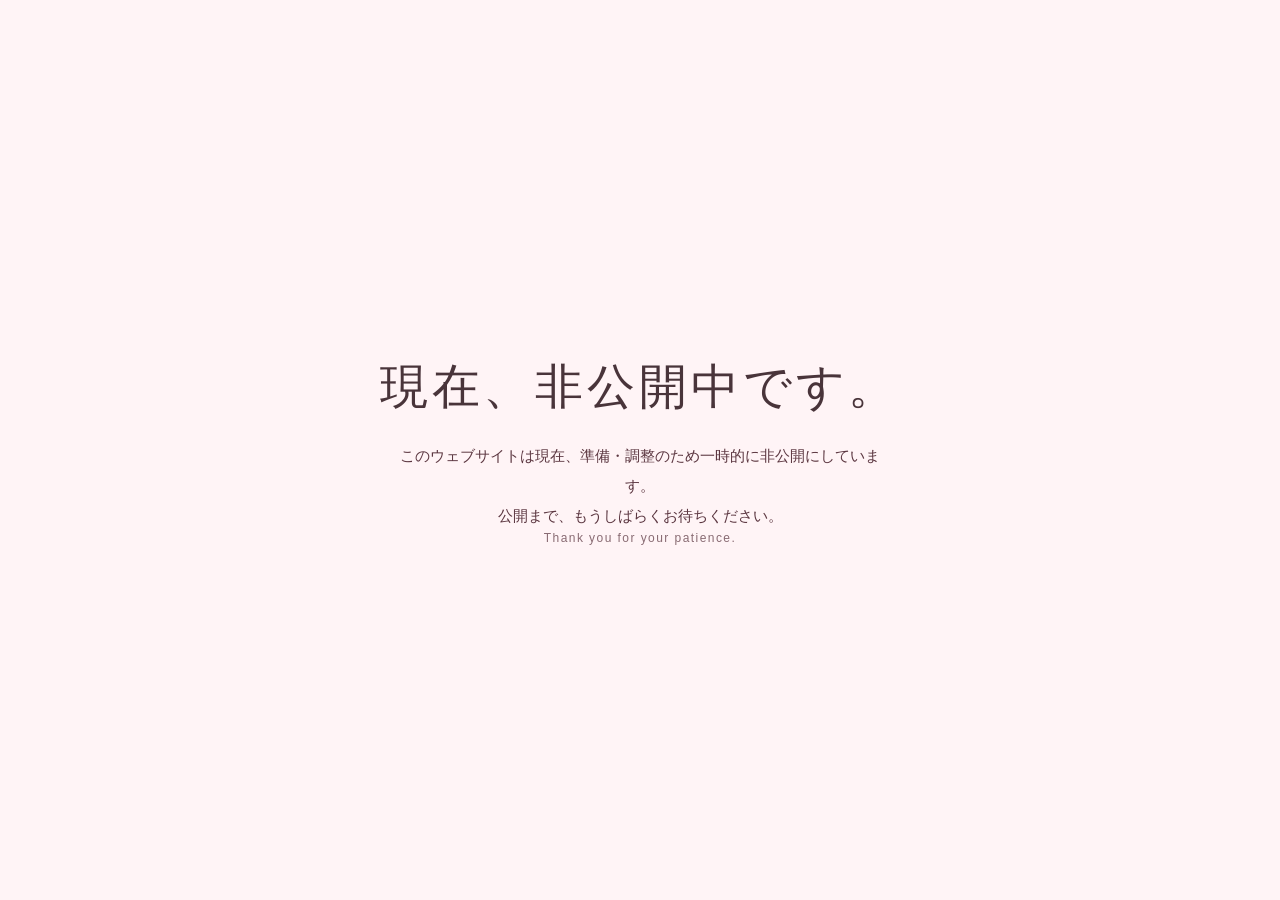
<file: index.html>
<!doctype html>
<html lang="ja">
  <head>
    <meta charset="utf-8" />
    <meta name="viewport" content="width=device-width, initial-scale=1" />
    <title>準備中</title>

    <style>
      :root {
        --site-primary: #e7a8b8;
        --site-secondary: #f8dde4;
        --site-background: #fff4f6;
        --site-on-primary: #ffffff;
        --site-on-secondary: #5c3741;
        --site-on-background: #49343a;
        --site-font-body: "Hiragino Kaku Gothic ProN", "Yu Gothic", sans-serif;
        --site-font-heading: "Hiragino Mincho ProN", "Yu Mincho", serif;
        --site-heading-scale: 1;
        --site-spacing-scale: 1;
        --site-radius-scale: 1;
        --site-decoration-opacity: 1;
      }

      * {
        box-sizing: border-box;
      }

      html,
      body {
        margin: 0;
        min-height: 100%;
      }

      body {
        font-family: var(--site-font-body);
        color: var(--site-on-background);
        background: var(--site-background);
      }

      #app {
        min-height: 100vh;
        background-color: var(--site-background);
        position: relative;
        overflow: hidden;
        display: grid;
        place-items: center;
        padding: calc(32px * var(--site-spacing-scale));
        border-radius: 0;
      }

      main {
        width: min(680px, 100%);
        text-align: center;
        position: relative;
        z-index: 1;
      }

      h1 {
        margin: 0;
        color: var(--site-on-background);
        font-family: var(--site-font-heading);
        font-size: clamp(32px, 7vw, 48px);
        font-weight: 500;
        letter-spacing: 0.08em;
        line-height: 1.35;
      }

      .message {
        margin: calc(22px * var(--site-spacing-scale)) auto 0;
        max-width: 500px;
        font-size: 15px;
        line-height: 2;
        color: var(--site-on-secondary);
        overflow-wrap: anywhere;
      }

      .sub {
        margin: 0;
        font-size: 12px;
        letter-spacing: 0.12em;
        color: var(--site-on-secondary);
        opacity: 0.72;
      }

      @media (max-width: 600px) {
        #app {
          padding: calc(24px * var(--site-spacing-scale));
        }

        .message {
          font-size: 14px;
        }
      }
    </style>
  </head>

  <body>
    <div id="app">
      <main>
        <h1>現在、非公開中です。</h1>

        <p class="message">
          このウェブサイトは現在、準備・調整のため一時的に非公開にしています。<br />
          公開まで、もうしばらくお待ちください。
        </p>

        <p class="sub">Thank you for your patience.</p>
      </main>
    </div>
  </body>
</html>
</file>
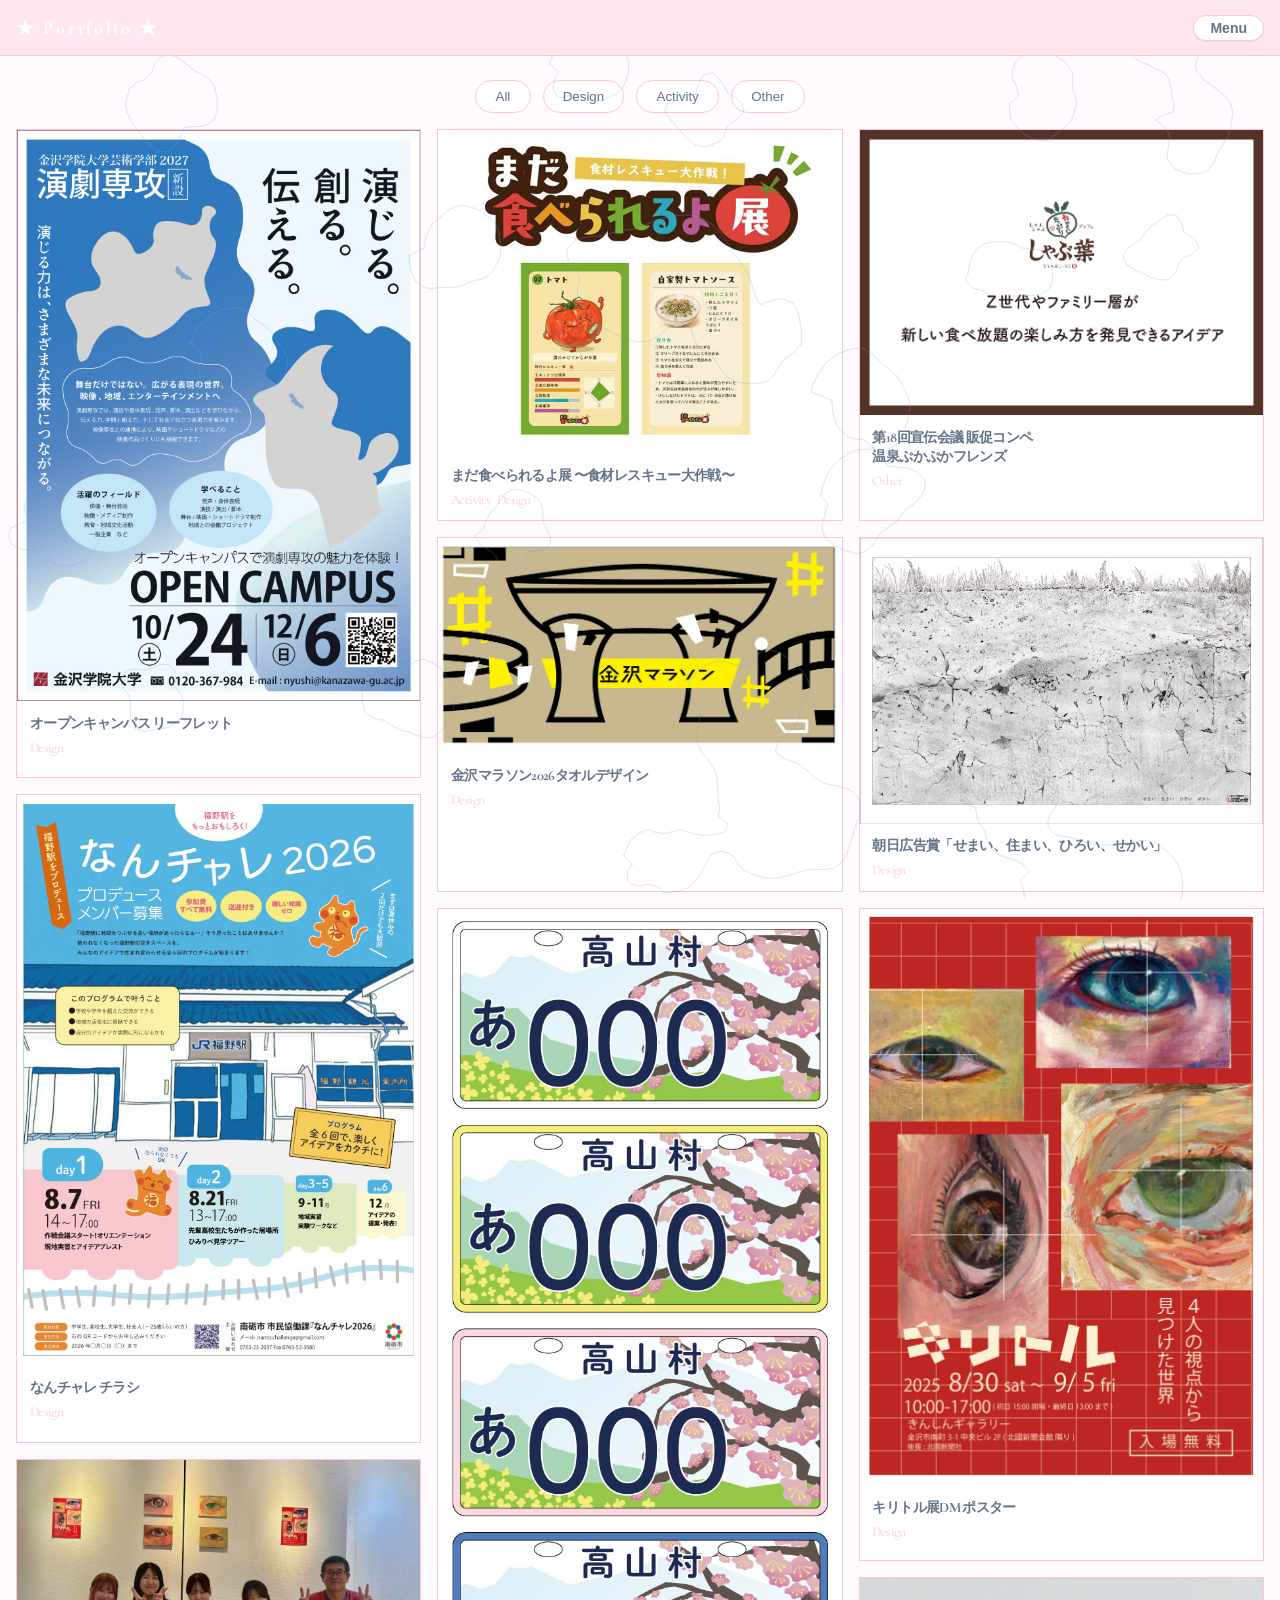
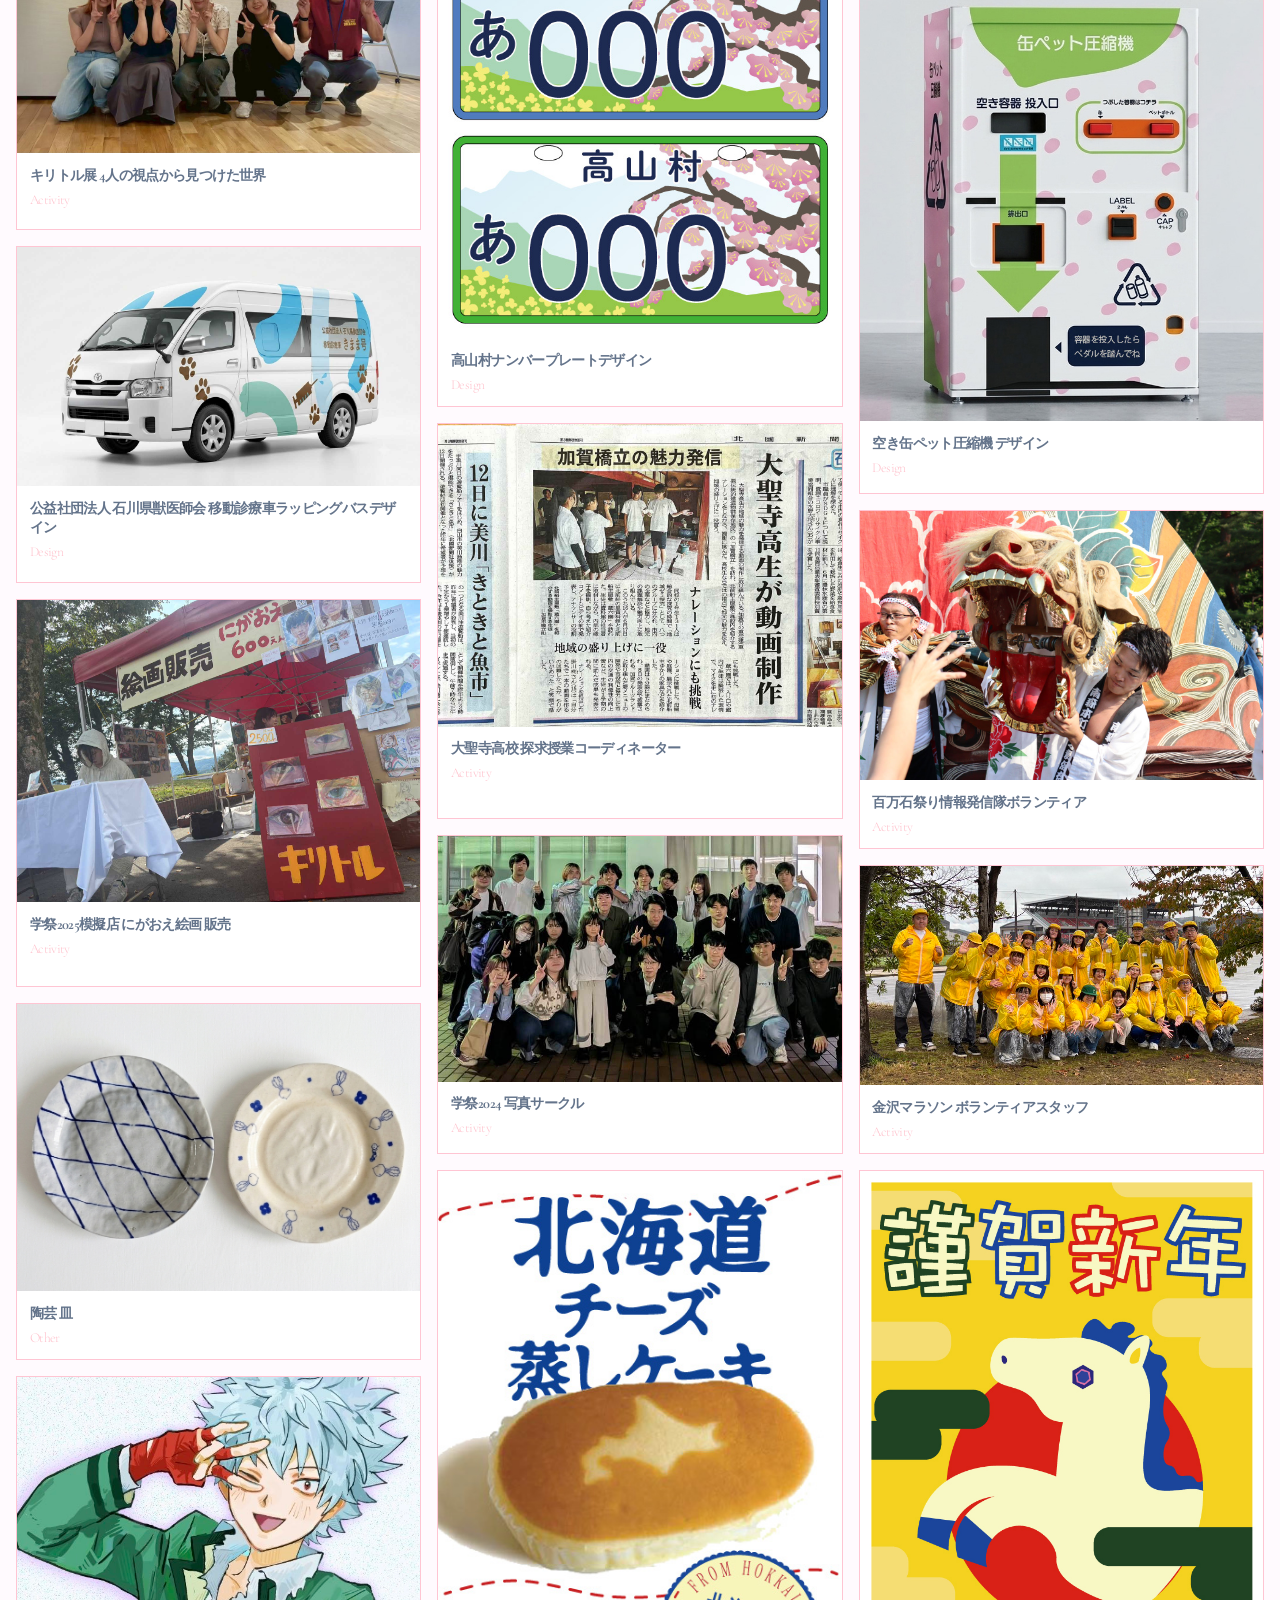
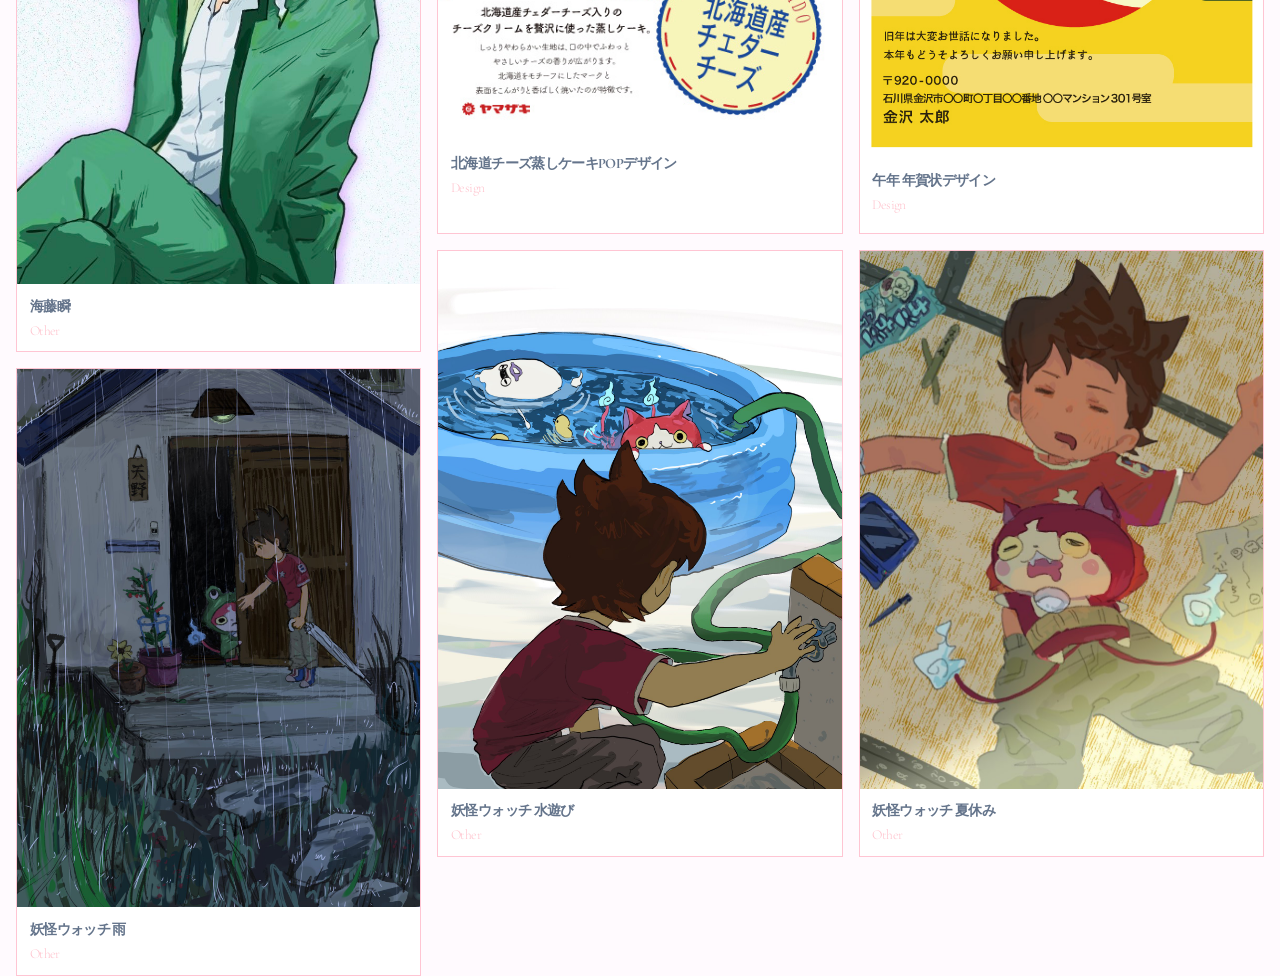
<file: portfolio.html>
<!doctype html>
<html lang="ja">
  <head>
    <meta charset="utf-8" />
    <meta content="width=device-width, initial-scale=1.0" name="viewport" />
    <title>KANNA Illustration Portfolio</title>

    <link rel="preconnect" href="https://fonts.googleapis.com" />
    <link rel="preconnect" href="https://fonts.gstatic.com" crossorigin />
    <link
      href="https://fonts.googleapis.com/css2?family=Cormorant+Garamond:ital,wght=0,300;0,500;1,300&family=Plus+Jakarta+Sans:wght@400;800;900&display=swap"
      rel="stylesheet"
    />

    <link rel="stylesheet" href="style.css" />
    <link rel="stylesheet" href="portfolio.css" />
  </head>

  <body class="site-body">
    <canvas id="marchingSquaresCanvas" class="bg-canvas"></canvas>

    <header class="site-header">
      <div class="header-logo">★ Portfolio ★</div>
      <button class="header-menu-btn">Menu</button>
    </header>
    <nav class="header-menu">
      <ul>
        <li><a href="index.html">Home</a></li>
        <li><a href="portfolio.html">Portfolio</a></li>
        <li><a href="profile.html">Profile</a></li>
        <li><a href="contact.html">Contact</a></li>
        <button class="menu-close-btn" aria-label="閉じる">×</button>
      </ul>
    </nav>
    <div class="menu-overlay"></div>

    <main class="portfolio-page">
      <!-- ジャンルボタン -->
      <nav class="category-menu">
        <button class="category-btn" data-category="All">All</button>

        <button class="category-btn" data-category="Design">Design</button>

        <button class="category-btn" data-category="Activity">Activity</button>

        <button class="category-btn" data-category="Other">Other</button>
      </nav>

      <!-- 作品一覧 -->
      <section class="portfolio-grid">
        <article class="card" data-category="Design">
          <img src="./画像/engeki.jpg" alt="オーキャンリーフ" />
          <div class="info">
            <h2>オープンキャンパス リーフレット</h2>
          </div>
        </article>

        <article class="card" data-category="Activity Design">
          <img src="./画像/tabeten.jpg" alt="ゼミ展" />
          <div class="info">
            <h2>まだ食べられるよ展 〜食材レスキュー大作戦〜</h2>
          </div>
        </article>

        <article class="card" data-category="Other">
          <img src="./画像/hansoku_ol-1.jpg" alt="第18回宣伝会議 販促コンペ" />
          <div class="info">
            <h2>第18回宣伝会議 販促コンペ<br />温泉ぷかぷかフレンズ</h2>
          </div>
        </article>

        <article class="card" data-category="Design">
          <img src="./画像/marathon.jpg" alt="金沢マラソン2026タオルデザイン" />
          <div class="info">
            <h2>金沢マラソン2026タオルデザイン</h2>
          </div>
        </article>

        <article class="card" data-category="Design">
          <img
            src="./画像/asahi.jpg"
            alt="朝日広告賞「せまい、住まい、ひろい、せかい」"
          />
          <div class="info">
            <h2>朝日広告賞「せまい、住まい、ひろい、せかい」</h2>
          </div>
        </article>

        <article class="card" data-category="Design">
          <img src="./画像/nanchareA_ol.jpg" alt="なんちゃれチラシ" />
          <div class="info">
            <h2>なんチャレ チラシ</h2>
          </div>
        </article>

        <article class="card" data-category="Design">
          <img src="./画像/noplate.jpg" alt="高山村ナンバープレートデザイン" />
          <div class="info">
            <h2>高山村ナンバープレートデザイン</h2>
          </div>
        </article>

        <article class="card" data-category="Design">
          <img src="./画像/kiritorudai.jpg" alt="グループ展DM ポスター" />
          <div class="info">
            <h2>キリトル展DM ポスター</h2>
          </div>
        </article>

        <article class="card" data-category="Activity">
          <img
            src="./画像/kiritoruten.jpg"
            alt="キリトル展 4人の視点から見つけた世界"
          />
          <div class="info">
            <h2>キリトル展 4人の視点から見つけた世界</h2>
          </div>
        </article>

        <article class="card" data-category="Design">
          <img src="./画像/assyukumock.jpg" alt="空き缶ペット圧縮機デザイン" />
          <div class="info">
            <h2>空き缶ペット圧縮機 デザイン</h2>
          </div>
        </article>

        <article class="card" data-category="Design">
          <img
            src="./画像/busmock.jpg"
            alt="公益社団法人 石川県獣医師会 移動診療車ラッピングバスデザイン"
          />
          <div class="info">
            <h2>
              公益社団法人 石川県獣医師会 移動診療車ラッピングバスデザイン
            </h2>
          </div>
        </article>

        <article class="card" data-category="Activity">
          <img
            src="./画像/koukou2.jpg"
            alt="大聖寺高校 探求授業コーディネーター"
          />
          <div class="info">
            <h2>大聖寺高校 探求授業コーディネーター</h2>
          </div>
        </article>

        <article class="card" data-category="Activity">
          <img
            src="./画像/maturi3.JPG"
            alt="百万石祭り情報発信隊ボランティア"
          />
          <div class="info">
            <h2>百万石祭り情報発信隊ボランティア</h2>
          </div>
        </article>

        <article class="card" data-category="Activity">
          <img src="./画像/kiritorugakusai.JPG" alt="学祭2025 キリトル模擬店" />
          <div class="info">
            <h2>学祭2025模擬店 にがおえ絵画 販売</h2>
          </div>
        </article>

        <article class="card" data-category="Activity">
          <img src="./画像/gakusai2024.jpg" alt="学祭2024 写真サークル" />
          <div class="info">
            <h2>学祭2024 写真サークル</h2>
          </div>
        </article>

        <article class="card" data-category="Activity">
          <img src="./画像/volunteer.JPG" alt="金沢マラソンボランティア" />
          <div class="info">
            <h2>金沢マラソン ボランティアスタッフ</h2>
          </div>
        </article>

        <article class="card" data-category="Other">
          <img src="./画像/osara.png" alt="陶芸で作った２枚のお皿" />
          <div class="info">
            <h2>陶芸 皿</h2>
          </div>
        </article>

        <article class="card" data-category="Design">
          <img src="./画像/pop.jpg" alt="北海道チーズ蒸しケーキポップ" />
          <div class="info">
            <h2>北海道チーズ蒸しケーキPOPデザイン</h2>
          </div>
        </article>

        <article class="card" data-category="Design">
          <img src="./画像/nenga.jpg" alt="年賀状デザイン 午年" />
          <div class="info">
            <h2>午年 年賀状デザイン</h2>
          </div>
        </article>

        <article class="card" data-category="Other">
          <img src="./画像/illust_kaido.JPG"alt="海藤瞬" />
          <div class="info">
            <h2>海藤瞬</h2>
          </div>
        </article>

        <article class="card" data-category="Other">
          <img src="./画像/illust_youwo1.JPG"妖怪ウォッチ" />
          <div class="info">
            <h2>妖怪ウォッチ 水遊び</h2>
          </div>
        </article>

        <article class="card" data-category="Other">
          <img src="./画像/illust_youwo2.JPG"妖怪ウォッチ" />
          <div class="info">
            <h2>妖怪ウォッチ 夏休み</h2>
          </div>
        </article>

        <article class="card" data-category="Other">
          <img src="./画像/illust_youwo3.JPG"妖怪ウォッチ" />
          <div class="info">
            <h2>妖怪ウォッチ 雨</h2>
          </div>
        </article>
      </section>
    </main>

    <!-- <script src="script.js"></script> -->
    <script src="./script2.js"></script>
  </body>
</html>
</file>
<file: style.css>
/* style.css */

/* ==========================================================================
   0. 全体・ベース設定
   ========================================================================== */
* {
  box-sizing: border-box;
  margin: 0;
  padding: 0;
}

.site-body {
  background-color: #fffafe; /* brand-bg */
  color: #64748b; /* text-slate-800 */
  min-height: 100vh;
  font-weight: 300;
  letter-spacing: -0.04em;
  font-family: "Cormorant Garamond", serif;
  position: relative;
  user-select: none;
  overflow-x: hidden;
}

/* 背景ウネウネキャンバス */
.bg-canvas {
  position: fixed;
  inset: 0;
  width: 100%;
  height: 100%;
  z-index: 0;
  pointer-events: none;
  opacity: 0.45;
}

/* ==========================================================================
   1. コンポーネント（ローディング・ヘッダー）
   ========================================================================== */
.site-loader {
  position: fixed;
  inset: 0;
  background-color: #ffe7ed; /* brand-blue */
  z-index: 100;
  display: flex;
  flex-direction: column;
  align-items: center;
  justify-content: center;
  transition: transform 0.7s ease-in-out;
}
.loader-title {
  color: #ffffff;
  font-weight: 700;
  font-size: 1.5rem;

  letter-spacing: 0.1em;
  animation: pulse 2s cubic-bezier(0.4, 0, 0.6, 1) infinite;
}
.loader-sub {
  color: rgba(255, 255, 255, 0.8);
  font-size: 0.75rem;
  letter-spacing: 0.1em;
  text-transform: uppercase;
  font-family: monospace;
}

.site-header {
  width: 100%;
  background-color: #ffe7ed; /* brand-blue/90 */
  backdrop-filter: blur(4px);
  padding-left: 1rem;
  padding-right: 1rem;
  display: flex;
  justify-content: space-between;
  align-items: center;
  border-bottom: 1px solid #ffc5d3;
  position: fixed;
  top: 0;
  left: 0;
  z-index: 50;
  height: 3.5rem;
}
.header-logo {
  color: #ffffff;
  font-weight: 700;
  font-size: 1.125rem;
  letter-spacing: 0.15em;
}
.header-menu-btn {
  background-color: #ffffff;
  color: #64748b;
  padding-left: 1rem;
  padding-right: 1rem;
  padding-top: 0.25rem;
  padding-bottom: 0.25rem;
  border-radius: 9999px;
  font-size: 0.875rem;
  font-weight: 700;
  border: 1px solid #ffc5d3;
  box-shadow: 0 1px 2px 0 rgba(42, 29, 42, 0.05);
  transition: all 0.2s;
}
.header-menu-btn:hover {
  background-color: #ffedf9;
}

/* ==========================================================================
   2. メインレイアウト & ヒーローセクション
   ========================================================================== */
.site-main {
  width: 100%;
  padding-top: 3.5rem;
  position: relative;
  z-index: 10;
}

.hero-section {
  width: 100%;
  height: calc((100vh - 3.5rem) * 2 / 3);
  min-height: 420px;
  padding: 0.5rem 1rem;
  display: flex;
  flex-direction: column;
  justify-content: space-between;
  position: relative;
}
@media (min-width: 768px) {
  .hero-section {
    height: calc(100vh - 3.5rem);
    padding: 1.5rem 2rem;
  }
}
.img-wrap {
  width: 100%;
  overflow: hidden;
  border: 1px solid #ffc5d3;
  border-radius: 2mm;
}

.img-wrap img {
  width: 100%;
  height: 100%;
  object-fit: cover;
}
/* ここでサイズだけ分ける */
.img-wrap.profile {
  aspect-ratio: 16 / 9;
}

.img-wrap.card {
  aspect-ratio: 4 / 3;
}
/* 上部：プロフィール & チビキャラ */
.hero-top-row {
  width: 100%;
  display: flex;
  justify-content: space-between;
  align-items: start;
  position: relative;
  z-index: 20;
  pointer-events: none;
}

.card-profile {
  position: relative;
  width: 7rem;
  transform: rotate(-2deg);
  transition: transform 0.3s;
  pointer-events: auto;
}
.card-profile:hover {
  transform: rotate(0deg);
}

@media (min-width: 768px) {
  .card-profile {
    width: 14rem;
  }
}



.btn-common {
  display: inline-flex;
  align-items: center;
  gap: 0.25rem;
  background-color: #fff;
  border: 1px solid #ffc5d3;
  border-radius: 9999px;
  padding: 0.125rem 0.5rem;
  font-size: 10px;
  font-weight: 700;
  box-shadow: 0 1px 2px rgba(42, 29, 42, 0.05);
  white-space: nowrap;
}
.profile-link-btn {
  position: absolute;
  bottom: -0.5rem;
  left: -0.5rem;
  z-index: 10;
  display: inline-flex;
  align-items: center;
  gap: 0.25rem;
  background-color: #ffffff;
  border: 1px solid #ffc5d3;
  border-radius: 9999px;
  padding: 0.125rem 0.5rem;
  font-size: 10px;
  font-weight: 700;
  box-shadow: 0 1px 2px 0 rgba(42, 29, 42, 0.05);
  white-space: nowrap;
  color: #64748b;
}

.profile-link-btn span {
  color: #64748b;
}

.profile-link-btn:hover {
  background-color: #ffedf9;
}
@media (min-width: 768px) {
  .profile-link-btn {
    bottom: -0.875rem;
    left: -0.875rem;
    font-size: 0.75rem;
  }
}

.chibi-character {
  width: 2.5rem;

  margin-top: 1.5rem;
  transform: translateX(-1rem);
  animation: bounceSlow 4s ease-in-out infinite;
}
.chibi-character img {
  width: 100%;
  height: auto;
  object-fit: contain;
}

@media (min-width: 768px) {
  .chibi-character {
    width: 4rem;
    transform: translateX(-4rem);
  }
}

/* ==========================================================================
   3. 🌟 背景透かし文字「Portfolio」 ＆ 中央イラスト
   ========================================================================== */
.watermark-container {
  position: absolute;
  inset: 0;
  display: flex;
  align-items: center;
  justify-content: center;
  z-index: 10;
  pointer-events: none;
  user-select: none;
}

.watermark-title {
  position: absolute;
  left: 50%;
  top: 50%;
  transform: translate(-50%, -50%) scaleY(1.2);
  display: inline-block;
  width: 100%;
  text-align: center;
  font-family: "Cormorant Garamond", serif;
  font-weight: 10;
  line-height: 1;
  color: #ffd7fa;
  letter-spacing: -0.5rem;
  font-size: 20vw;
  font-weight: 300;
}

.blur {
  color: #f4b5ff;
  filter: blur(7px);
  opacity: 0.7;

  /* 📱 スマホ時のフォントサイズ（元の設定を完全維持） */
}

/* 💻 PC環境でのサイズ切り替え */
@media (min-width: 768px) {
  .watermark-title {
    /* 💡【ここを変更！】この数字を変えるだけでPCの文字サイズだけが変わります */
    font-size: 25vw;
  }
}
@media (min-width: 768px) {
  .blur {
    /* 💡【ここを変更！】この数字を変えるだけでPCの文字サイズだけが変わります */
    font-size: 25vw;
  }
}

/* 中央アートワークボックス */
.main-artportfolio-box {
  position: absolute;
  left: 50%;
  top: 50%;
  transform: translate(-50%, -50%);
  width: 320px;
  height: 320px;
}

.site-main.menu-open {
  filter: blur(8px);
  transition: filter 0.3s ease;
}

.header-menu {
  position: fixed;
  top: 0;
  right: -100%;
  /* width: 100%; */
  min-width: 50%;
  height: 100vh;

  background: rgba(255,255,255,0.45);
  backdrop-filter: blur(18px);
  -webkit-backdrop-filter: blur(18px);

  transition: right .35s ease;
  z-index: 999;
  padding-top: 100px;

  border-left: 1px solid rgba(255,255,255,.5);
}

.header-menu.active {
  right: 0;
}

.header-menu ul {
  list-style: none;
  margin: 0;
  padding: 0;
}

.header-menu li {
  margin-bottom: 32px;
  text-align: center;
}

.header-menu a {
  text-decoration: none;
  color: #333;
  font-size: 1.4rem;
  font-weight: 500;
}

.menu-close-btn {
  position: absolute;
  top: 24px;
  right: 24px;
  border: none;
  background: none;
  font-size: 2rem;
  cursor: pointer;
}


@media (min-width: 768px) {
  .main-artportfolio-box {
    max-width: 260px;
  }
}


.menu-overlay.active {
  opacity: 1;
  visibility: visible;
}

.artportfolio-image {
  width: 100%;
  height: 100%;
  object-fit: cover;

  border-radius: 1rem;
  border: 1px solid #ffc5d3;
}
.artportfolio-logo-overlay {
  position: absolute;
  inset: 0;
  display: flex;
  align-items: center;
  justify-content: center;
}

/* メタリックテキスト */
.balloon-metallic {
  font-family: "Plus Jakarta Sans", sans-serif;
  font-weight: 900;
  text-transform: uppercase;
  letter-spacing: normal;
  transform: rotate(-6deg);
  font-size: 2.25rem; /* text-4xl */

  background: linear-gradient(
    145deg,
    #ffffff 0%,
    #ffc5d3 20%,
    #64748b 40%,
    #ffffff 50%,
    #ffc5d3 65%,
    #f696eb 85%,
    #e2e8f0 100%
  );
  -webkit-background-clip: text;
  -webkit-text-fill-color: transparent;
  filter: drop-shadow(0px 3px 0px #ffffff)
    drop-shadow(2px 5px 2px rgba(100, 116, 139, 0.5))
    drop-shadow(6px 12px 16px rgba(15, 23, 42, 0.4));
}

@media (min-width: 768px) {
  .balloon-metallic {
    font-size: 6rem;
  }
}

/* ==========================================================================
   4. 下部コンテンツ：タイトル ＆ リンクカード
   ========================================================================== */
.hero-bottom-row {
  width: 100%;
  display: flex;
  justify-content: space-between;
  align-items: end;
  position: relative;
  z-index: 20;
  margin-top: auto;
}
@media (min-width: 768px) {
  .hero-bottom-row {
    bottom: 15px;
  }
}

.site-title-group {
  max-width: 150px;
  text-align: left;
  margin-bottom: 0.25rem;
  pointer-events: auto;
}

.main-title {
  font-size: 0.75rem; /* text-xs */
  font-weight: 700;
  letter-spacing: -0.025em;
  line-height: 1.25;
  margin-bottom: 0.125rem;
}

@media (min-width: 768px) {
  .main-title {
    font-size: 1.25rem;
  }
}

.copyright-notice {
  font-size: 7px;
  color: #ffc5d3;
  font-family: monospace;
  line-height: 1.25;
}

/* 右側ギャラリーリンク */
.Contact-links-group {
  display: flex;
  flex-direction: column;
  gap: 1rem;
  align-items: end;
  pointer-events: auto;
}
@media (min-width: 768px) {
  .Contact-links-group {
    gap: 2rem;
  }
}

.link-card {
  position: relative;
  width: 6rem;
  transition: transform 0.3s;
}
.link-card:hover {
  transform: rotate(0deg);
}

@media (min-width: 768px) {
  .link-card {
    width: 12rem;
  }
}

.card-portfolio {
  transform: rotate(3deg);
}
.card-Contact {
  transform: rotate(-3deg);
}

.card-btn {
  position: absolute;
  bottom: -0.5rem;
  z-index: 10;
  display: inline-flex;
  align-items: center;
  gap: 0.25rem;
  background-color: #ffffff;
  border: 1px solid #ffc5d3;
  border-radius: 9999px;
  padding: 0.125rem 0.5rem;
  font-size: 10px;
  font-weight: 700;
  box-shadow: 0 1px 2px 0 rgba(42, 29, 42, 0.05);
  white-space: nowrap;
  color: #64748b;
}
.card-btn:hover {
  background-color: #ffedf9;
}
.btn-right {
  right: -0.5rem;
}
.btn-left {
  left: -0.5rem;
}

.img-wrap {
  cursor:pointer;
}


@media (min-width: 768px) {
  .card-btn {
    bottom: -0.875rem;
    font-size: 0.75rem;
  }
  .btn-right {
    right: -0.875rem;
  }
  .btn-left {
    left: -0.875rem;
  }
}

/* ==========================================================================
   5. アバウトセクション（下部1/3エリア）
   ========================================================================== */
.about-section {
  width: 100%;
  min-height: calc((100vh - 3.5rem) * 1 / 3);
  background-color: rgba(255, 255, 255, 0.7);
  backdrop-filter: blur(12px);
  border-top: 1px solid #ffc5d3;
  border-top-left-radius: 1.5rem;
  border-top-right-radius: 1.5rem;
  padding: 1.5rem;
  position: relative;
  z-index: 30;
  box-shadow: 0 -10px 30px rgba(42, 29, 42, 0.05);
}
.about-inner {
  max-width: 36rem;
  margin-left: auto;
  margin-right: auto;
  padding-top: 0.5rem;
}
.about-header {
  text-align: center;
  color:#64748b
  font-size: 0.875rem;
  letter-spacing: 0.1em;
  margin-bottom: 1rem;
}
.about-title {
  font-size: 1.125rem;
  font-weight: 900;
  letter-spacing: -0.025em;
  margin-bottom: 0.5rem;
  color: #f696eb;
}

/* =========================
   UPDATE
========================= */

.update-section {
  margin-top: 2rem;
  padding-top: 1.5rem;
  border-top: 1px solid #ffc5d3;
}

.update-title {
  margin-bottom: 1rem;
  font-size: 0.8rem;
  letter-spacing: 0.2em;
  color: #64748b;
  font-weight: 700;
}

.update-list {
  list-style: none;
  padding: 0;
  margin: 0;
  margin-top: -0.5rem;
}

.update-list li {
  border-bottom: 1px solid #e2e8f0;
}

.update-list a {
  display: flex;
  gap: 1rem;

  padding: 0.9rem 0;

  color: #64748b;
  text-decoration: none;

  transition: 0.2s;
}

.update-list a:hover {
  opacity: 0.6;
}

.update-date {
  flex-shrink: 0;
  width: 95px;

  font-size: 0.9rem;
  color:#67778c
}

.update-text {
  font-size: 0.9rem;
  letter-spacing: 0.03em;
}

.view-all {
  display: inline-block;

  margin-top: 1.5rem;

  color: #64748b;
  text-decoration: none;

  font-size: 0.85rem;
  font-weight: 700;
}

.view-all:hover {
  opacity: 0.6;
}
.about-grid {
  display: grid;
  margin-top: 1.5rem;
  grid-template-columns: repeat(2, minmax(0, 1fr));
  gap: 0.75rem;
}
.grid-item {
  background-color: #fffafe;
  border: 1px solid #ffc5d3;
  padding: 0.5rem;
  border-radius: 0.75rem;
  aspect-ratio: 4 / 3;
  display: flex;
  align-items: center;
  justify-content: center;

  font-size: 0.75rem;
  color: #ffc5d3;
  font-weight: 700;
}

/* ==========================================================================
   6. アニメーションキーフレーム
   ========================================================================== */
@keyframes bounceSlow {
  0%,
  100% {
    transform: translateY(0) rotate(12deg);
  }
  50% {
    transform: translateY(-12px) rotate(6deg);
  }
}
@keyframes pulse {
  0%,
  100% {
    opacity: 1;
  }
  50% {
    opacity: 0.5;
  }
}
</file>
<file: portfolio.css>
* {
  box-sizing: border-box;
  margin: 0;
  padding: 0;
}

.portfolio-page {
  padding-top: 5rem;
  padding-left: 1rem;
  padding-right: 1rem;
}

/* ジャンルボタン */

.category-menu {
  display: flex;
  justify-content: center;
  gap: 0.75rem;
  margin-bottom: 1rem;
  overflow-x: auto;
}

.category-btn.active {
  background-color: #7ba9e3;
  color: white;
}

.category-btn {
  border: 1px solid #ffc5d3;
  background: white;
  color: #64748b;
  border-radius: 999px;
  padding: 0.5rem 1.2rem;
  cursor: pointer;
}

.category-btn.active {
  background: #ffe7ed;
}

.portfolio-grid {
  display: grid;
  grid-template-columns: repeat(3, 1fr);
  gap: 1rem;
}

/* カード */

.card {
  overflow: hidden;
  /* border-radius: 1rem; */
  background: white;
  border: 1px solid #ffc5d3;
}

.card img {
  width: 100%;
  display: block;
}

.info {
  padding: 0.8rem;
}

.info h2 {
  font-size: 0.9rem;
  margin: 0;
}

/*カテゴリ表示*/

/* カテゴリタグの表示スタイル */
.info .categories {
  display: flex;
  flex-wrap: no-wrap;
  gap: 6px; /* タグ同士の余白 */
  margin-top: 6px;
}

.info .categories p {
  margin: 0;
  font-size: 0.85rem;
  color: pink;
}

/* スマホ */

@media (max-width: 768px) {
  .portfolio-grid {
    grid-template-columns: repeat(2, 1fr);
  }
}
</file>
